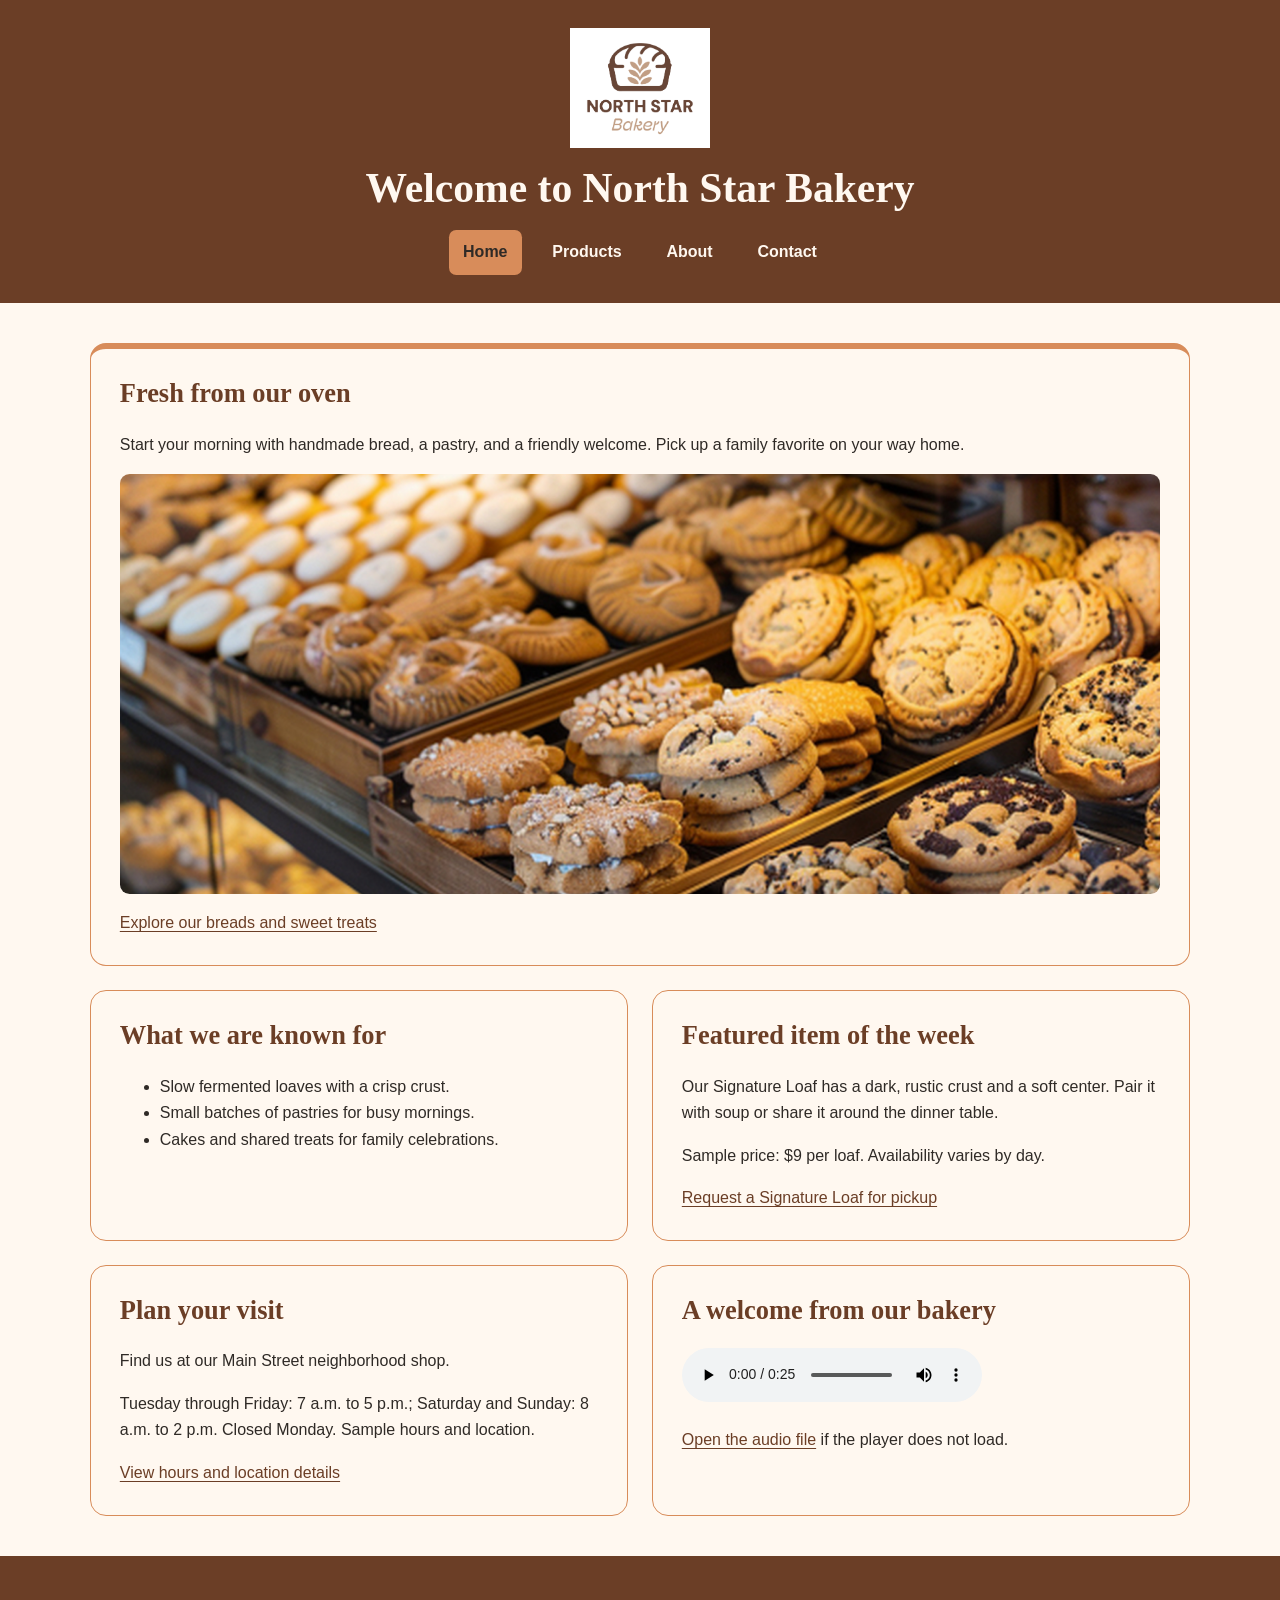
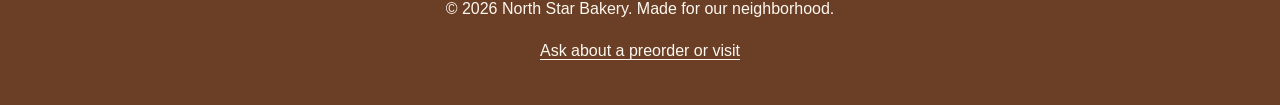
<file: index.html>
<!DOCTYPE html>
<html lang="en">
<head>
  <meta charset="UTF-8">
  <meta name="viewport" content="width=device-width, initial-scale=1">
  <meta name="description" content="Welcome to North Star Bakery at North Star Bakery.">
  <title>Welcome to North Star Bakery | North Star Bakery</title>
  <link rel="stylesheet" href="styles.css">
</head>
<body>
  <!-- Fictional course project. Business details are sample content. -->
  <a class="skip-link" href="#main-content">Skip to main content</a>
  <header class="site-header">
    <a href="index.html">
      <img src="media/bakery-logo_c.png" width="160"
           alt="North Star Bakery home">
    </a>
    <h1>Welcome to North Star Bakery</h1>
    <nav aria-label="Primary">
      <ul>
        <li><a href="index.html" aria-current="page">Home</a></li>
        <li><a href="products.html">Products</a></li>
        <li><a href="about.html">About</a></li>
        <li><a href="contact.html">Contact</a></li>
      </ul>
    </nav>
  </header>
  <main id="main-content" class="page-content">
    <section class="content-card hero" aria-labelledby="welcome-heading">
      <h2 id="welcome-heading">Fresh from our oven</h2>
      <p>Start your morning with handmade bread, a pastry, and a
        friendly welcome. Pick up a family favorite on your way home.</p>
      <picture>
        <source media="(max-width: 600px)"
                srcset="media/bakery-feature-small_c.png">
        <img src="media/bakery-feature-large_c.png" width="600"
             alt="Bakery display filled with cookies and pastries">
      </picture>
      <p><a href="products.html">Explore our breads and sweet treats</a></p>
    </section>
    <section class="content-card" aria-labelledby="known-heading">
      <h2 id="known-heading">What we are known for</h2>
      <ul>
        <li>Slow fermented loaves with a crisp crust.</li>
        <li>Small batches of pastries for busy mornings.</li>
        <li>Cakes and shared treats for family celebrations.</li>
      </ul>
    </section>
    <section class="content-card" aria-labelledby="featured-heading">
      <h2 id="featured-heading">Featured item of the week</h2>
      <p>Our Signature Loaf has a dark, rustic crust and a soft center.
        Pair it with soup or share it around the dinner table.</p>
      <p>Sample price: $9 per loaf. Availability varies by day.</p>
      <p><a href="contact.html">Request a Signature Loaf for pickup</a></p>
    </section>
    <section class="content-card" aria-labelledby="visit-heading">
      <h2 id="visit-heading">Plan your visit</h2>
      <p>Find us at our Main Street neighborhood shop.</p>
      <p>Tuesday through Friday: 7 a.m. to 5 p.m.; Saturday and Sunday:
        8 a.m. to 2 p.m. Closed Monday. Sample hours and location.</p>
      <p><a href="contact.html#visit">View hours and location details</a></p>
    </section>
    <section class="content-card" aria-labelledby="audio-heading">
      <h2 id="audio-heading">A welcome from our bakery</h2>
      <audio controls preload="metadata">
        <source src="media/bakery-welcome_c.mp3" type="audio/mpeg">
        Your browser does not support this audio player.
        <a href="media/bakery-welcome_c.mp3">Download the welcome audio</a>.
      </audio>
      <p><a href="media/bakery-welcome_c.mp3">Open the audio file</a>
        if the player does not load.</p>
    </section>
  </main>
  <footer class="site-footer">
    <p>&copy; 2026 North Star Bakery. Made for our neighborhood.</p>
    <p><a href="contact.html">Ask about a preorder or visit</a></p>
  </footer>
</body>
</html>
</file>
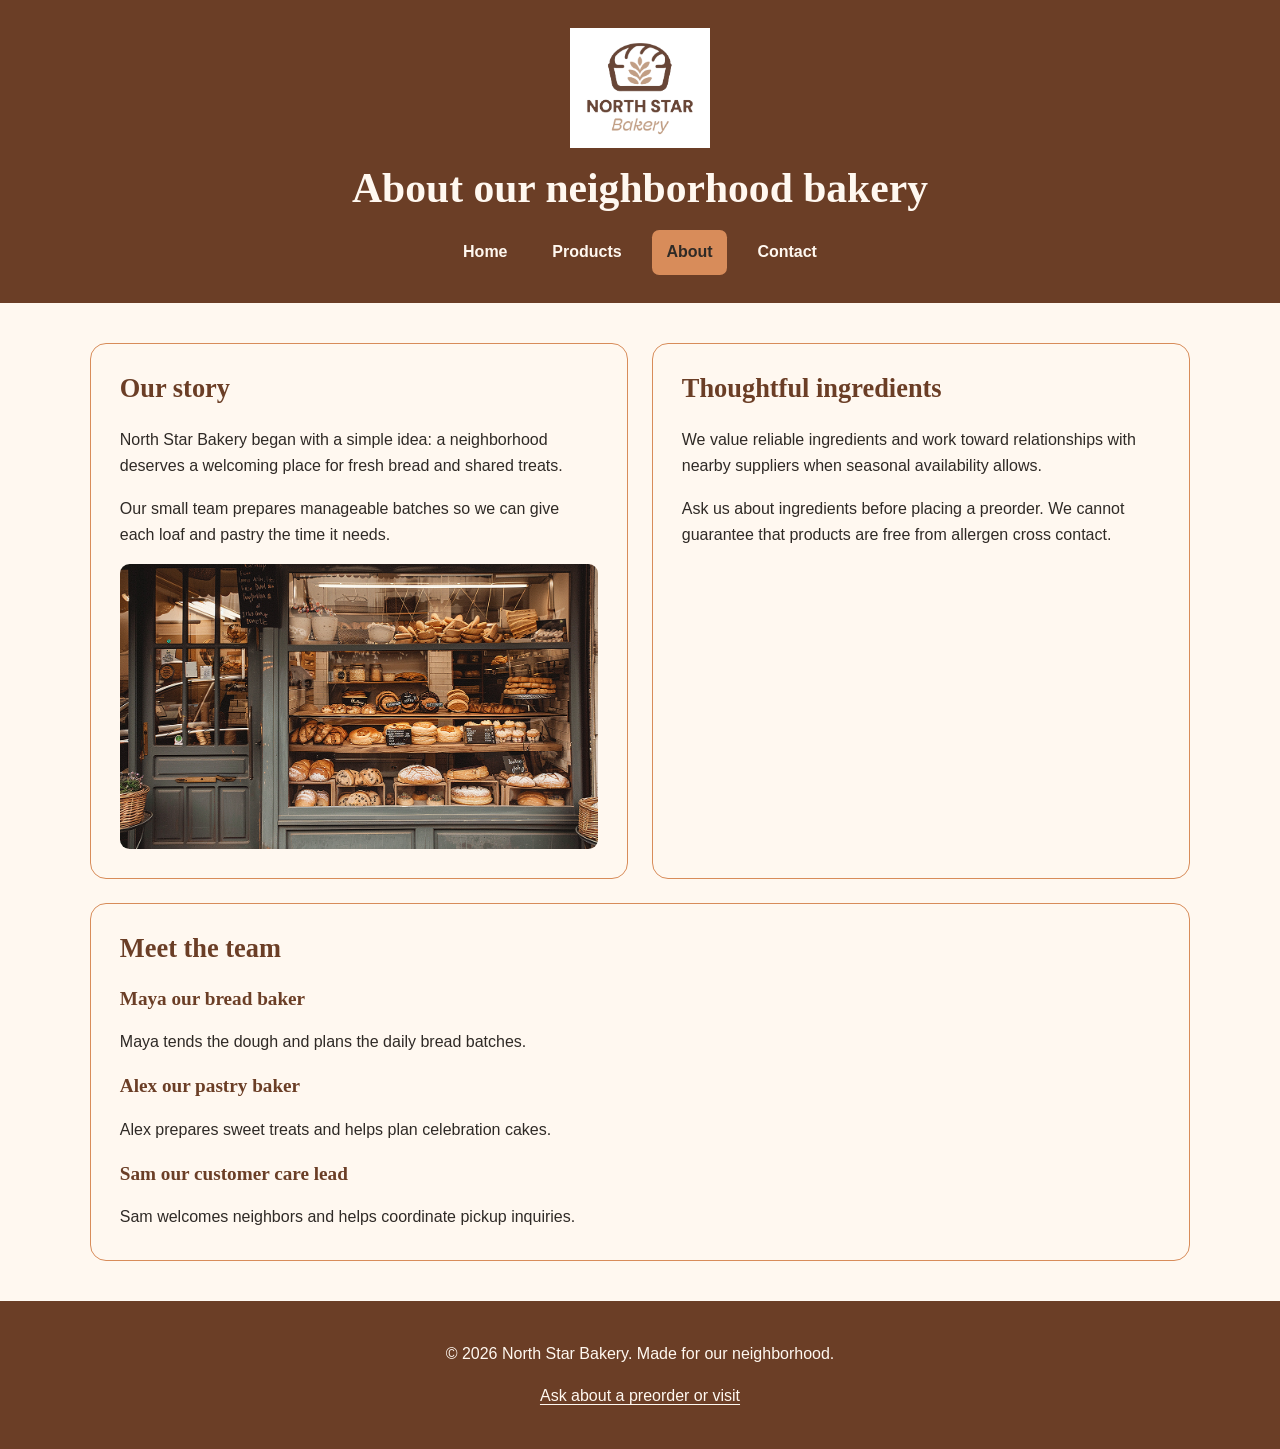
<file: about.html>
<!DOCTYPE html>
<html lang="en">
<head>
  <meta charset="UTF-8">
  <meta name="viewport" content="width=device-width, initial-scale=1">
  <meta name="description" content="About our neighborhood bakery at North Star Bakery.">
  <title>About our neighborhood bakery | North Star Bakery</title>
  <link rel="stylesheet" href="styles.css">
</head>
<body>
  <!-- Fictional course project. Business details are sample content. -->
  <a class="skip-link" href="#main-content">Skip to main content</a>
  <header class="site-header">
    <a href="index.html">
      <img src="media/bakery-logo_c.png" width="160"
           alt="North Star Bakery home">
    </a>
    <h1>About our neighborhood bakery</h1>
    <nav aria-label="Primary">
      <ul>
        <li><a href="index.html">Home</a></li>
        <li><a href="products.html">Products</a></li>
        <li><a href="about.html" aria-current="page">About</a></li>
        <li><a href="contact.html">Contact</a></li>
      </ul>
    </nav>
  </header>
  <main id="main-content" class="page-content">
    <section class="content-card" aria-labelledby="story-heading">
      <h2 id="story-heading">Our story</h2>
      <p>North Star Bakery began with a simple idea: a neighborhood
        deserves a welcoming place for fresh bread and shared treats.</p>
      <p>Our small team prepares manageable batches so we can give
        each loaf and pastry the time it needs.</p>
      <img src="media/bakery-storefront_c.png" width="600"
           alt="Bakery shop window showing shelves of breads and pastries">
    </section>
    <section class="content-card" aria-labelledby="sourcing-heading">
      <h2 id="sourcing-heading">Thoughtful ingredients</h2>
      <p>We value reliable ingredients and work toward relationships
        with nearby suppliers when seasonal availability allows.</p>
      <p>Ask us about ingredients before placing a preorder. We cannot
        guarantee that products are free from allergen cross contact.</p>
    </section>
    <section class="content-card" aria-labelledby="team-heading">
      <h2 id="team-heading">Meet the team</h2>
      <!-- Staff names and roles are illustrative for this assignment. -->
      <h3>Maya our bread baker</h3>
      <p>Maya tends the dough and plans the daily bread batches.</p>
      <h3>Alex our pastry baker</h3>
      <p>Alex prepares sweet treats and helps plan celebration cakes.</p>
      <h3>Sam our customer care lead</h3>
      <p>Sam welcomes neighbors and helps coordinate pickup inquiries.</p>
    </section>
  </main>
  <footer class="site-footer">
    <p>&copy; 2026 North Star Bakery. Made for our neighborhood.</p>
    <p><a href="contact.html">Ask about a preorder or visit</a></p>
  </footer>
</body>
</html>
</file>
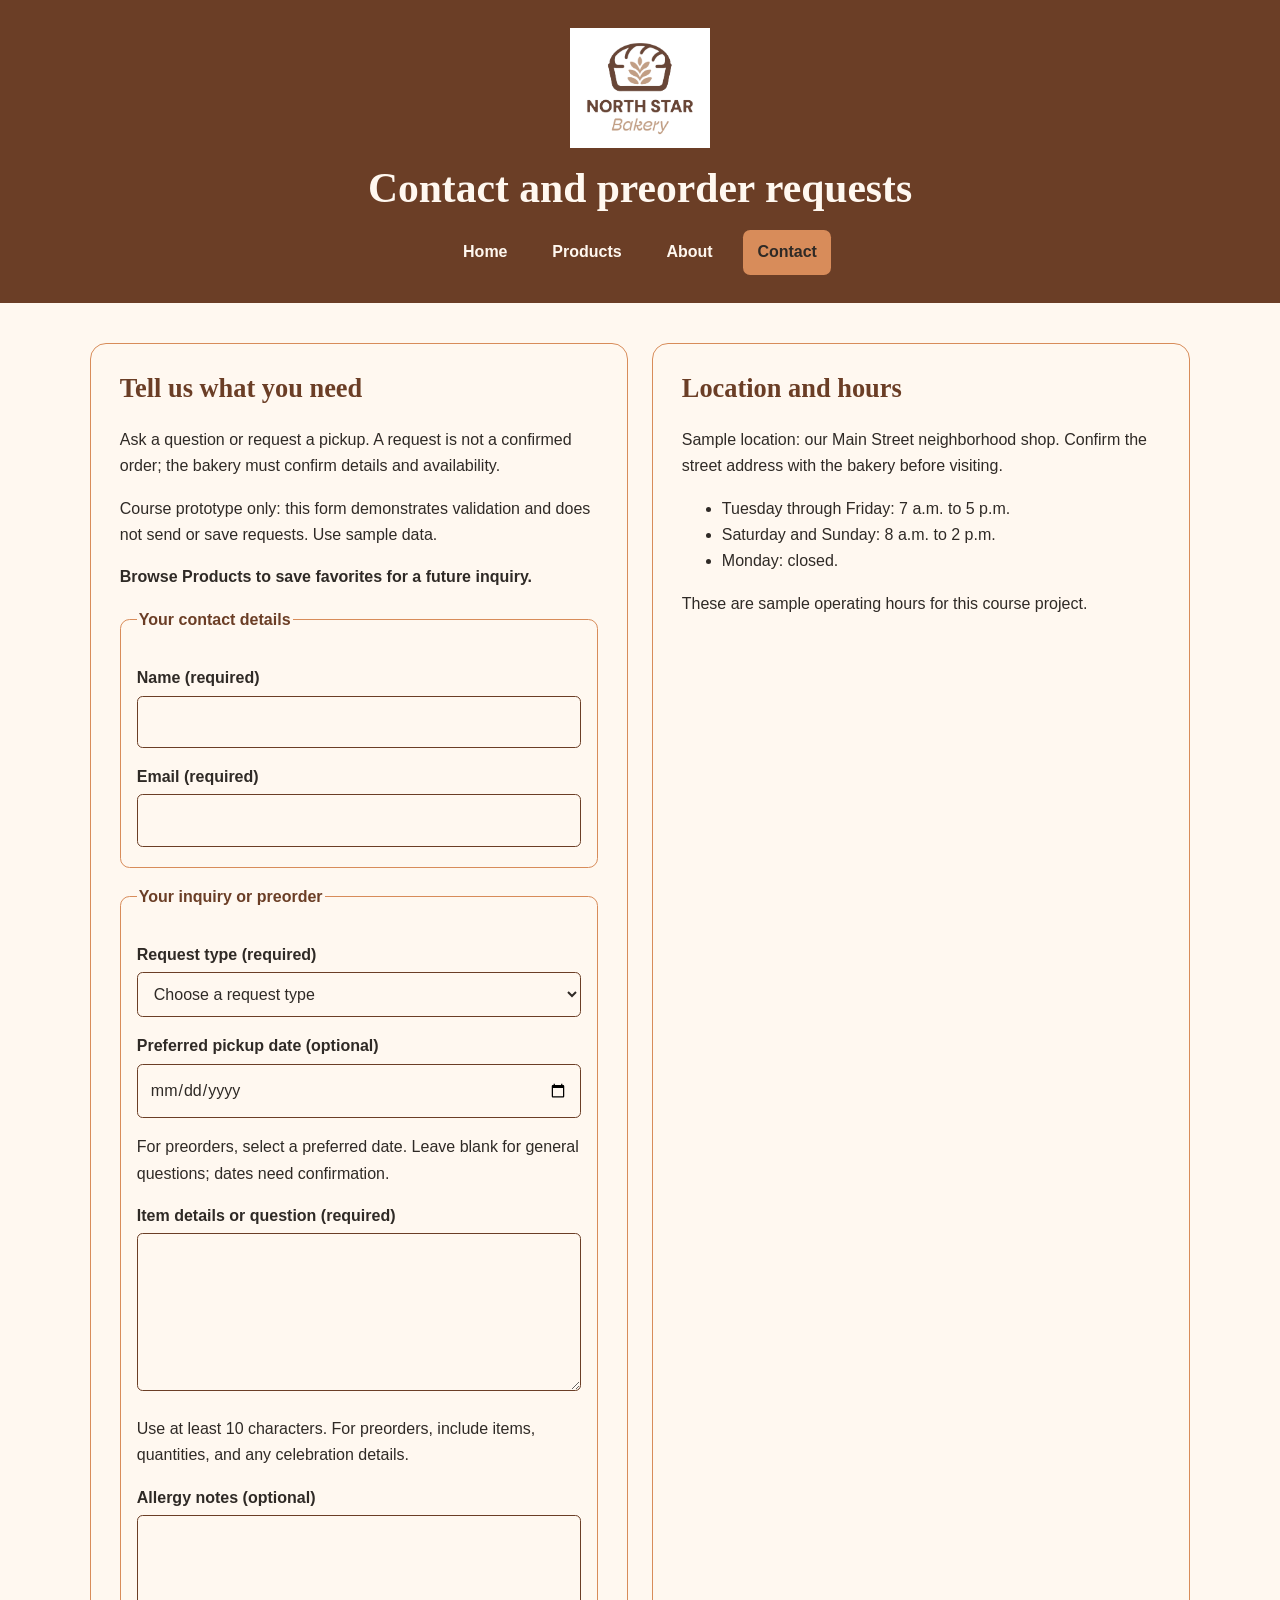
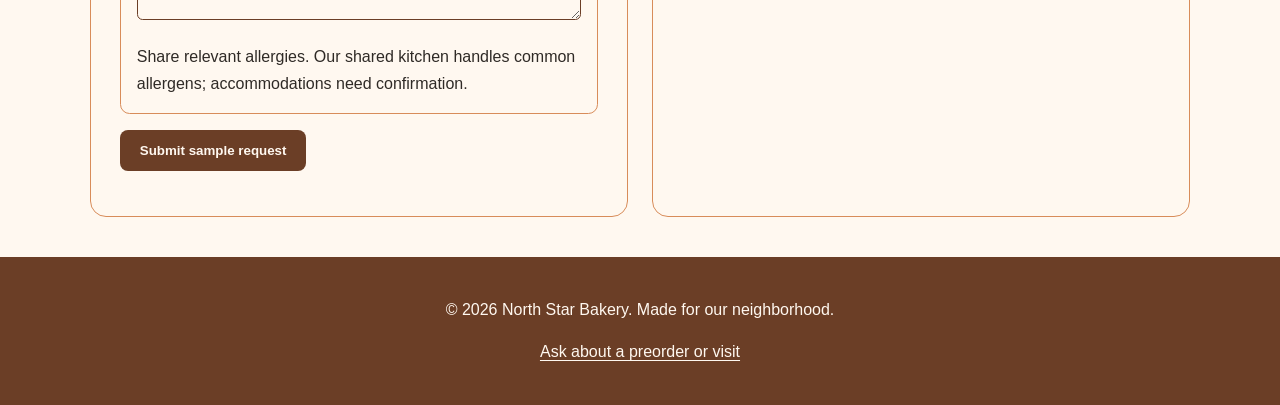
<file: contact.html>
<!DOCTYPE html>

<html lang="en">
<head>
<meta charset="utf-8"/>
<meta content="width=device-width, initial-scale=1" name="viewport"/>
<meta content="Contact and preorder requests at North Star Bakery." name="description"/>
<title>Contact and preorder requests | North Star Bakery</title>
<link href="styles.css" rel="stylesheet"/>
<script defer="" src="script.js"></script></head>
<body>
<!-- Fictional course project. Business details are sample content. -->
<a class="skip-link" href="#main-content">Skip to main content</a>
<header class="site-header">
<a href="index.html">
<img alt="North Star Bakery home" src="media/bakery-logo_c.png" width="160"/>
</a>
<h1>Contact and preorder requests</h1>
<nav aria-label="Primary">
<ul>
<li><a href="index.html">Home</a></li>
<li><a href="products.html">Products</a></li>
<li><a href="about.html">About</a></li>
<li><a aria-current="page" href="contact.html">Contact</a></li>
</ul>
</nav>
</header>
<main class="page-content" id="main-content">
<section aria-labelledby="inquiry-heading" class="content-card">
<h2 id="inquiry-heading">Tell us what you need</h2>
<p>Ask a question or request a pickup. A request is not a confirmed
        order; the bakery must confirm details and availability.</p>
<p id="form-note">Course prototype only: this form demonstrates
        validation and does not send or save requests. Use sample data.</p>
<!-- Replace this action with a server endpoint before real use. -->
<p aria-live="polite" class="saved-note" id="saved-favorites-note"></p><form action="contact.html" aria-describedby="form-note" id="inquiry-form" method="post" novalidate="">
<fieldset>
<legend>Your contact details</legend>
<p>
<label for="customer-name">Name (required)</label><br/>
<input aria-describedby="customer-name-error" autocomplete="name" id="customer-name" maxlength="80" name="customer_name" required="" type="text"/><span aria-live="polite" class="field-error" id="customer-name-error"></span>
</p>
<p>
<label for="email">Email (required)</label><br/>
<input aria-describedby="email-error" autocomplete="email" id="email" maxlength="254" name="email" required="" type="email"/><span aria-live="polite" class="field-error" id="email-error"></span>
</p>
</fieldset>
<fieldset>
<legend>Your inquiry or preorder</legend>
<p>
<label for="request-type">Request type (required)</label><br/>
<select aria-describedby="request-type-error" id="request-type" name="request_type" required="">
<option value="">Choose a request type</option>
<option value="preorder">Preorder request</option>
<option value="question">General question</option>
<option value="event">Event or celebration inquiry</option>
</select><span aria-live="polite" class="field-error" id="request-type-error"></span>
</p>
<p>
<label for="pickup-date">Preferred pickup date (optional)</label><br/>
<input aria-describedby="pickup-help pickup-date-error" id="pickup-date" name="pickup_date" type="date"/><span aria-live="polite" class="field-error" id="pickup-date-error"></span>
</p>
<p id="pickup-help">For preorders, select a preferred date.
            Leave blank for general questions; dates need confirmation.</p>
<p>
<label for="item-details">Item details or question (required)</label><br/>
<textarea aria-describedby="details-help item-details-error" id="item-details" maxlength="1500" minlength="10" name="item_details" required="" rows="5"></textarea><span aria-live="polite" class="field-error" id="item-details-error"></span>
</p>
<p id="details-help">Use at least 10 characters. For preorders,
            include items, quantities, and any celebration details.</p>
<p>
<label for="allergy-notes">Allergy notes (optional)</label><br/>
<textarea aria-describedby="allergy-help allergy-notes-error" id="allergy-notes" maxlength="600" name="allergy_notes" rows="3"></textarea><span aria-live="polite" class="field-error" id="allergy-notes-error"></span>
</p>
<p id="allergy-help">Share relevant allergies. Our shared kitchen
            handles common allergens; accommodations need confirmation.</p>
</fieldset>
<button type="submit">Submit sample request</button>
<p id="form-status" role="status"></p></form>
</section>
<section aria-labelledby="location-heading" class="content-card" id="visit">
<h2 id="location-heading">Location and hours</h2>
<p>Sample location: our Main Street neighborhood shop.
        Confirm the street address with the bakery before visiting.</p>
<ul>
<li>Tuesday through Friday: 7 a.m. to 5 p.m.</li>
<li>Saturday and Sunday: 8 a.m. to 2 p.m.</li>
<li>Monday: closed.</li>
</ul>
<p>These are sample operating hours for this course project.</p>
</section>
</main>
<footer class="site-footer">
<p>© 2026 North Star Bakery. Made for our neighborhood.</p>
<p><a href="contact.html">Ask about a preorder or visit</a></p>
</footer>
</body>
</html>
</file>
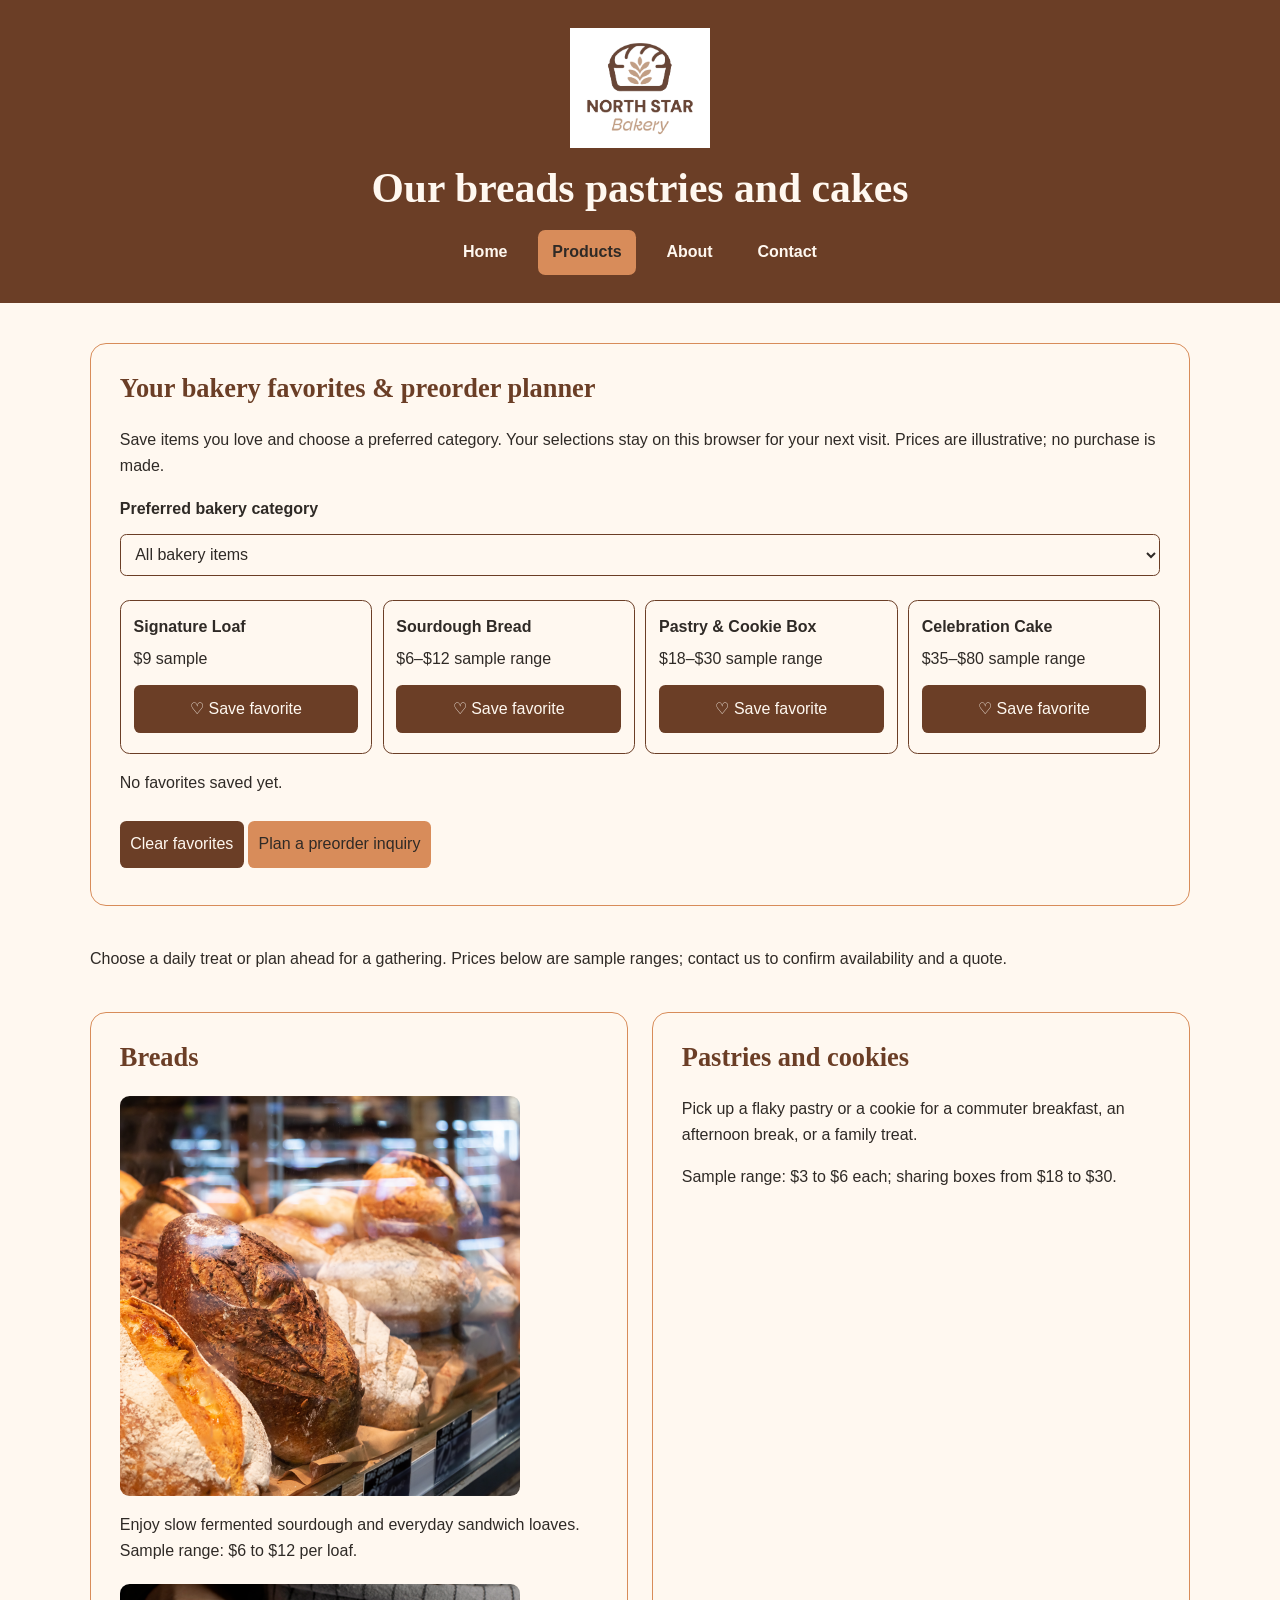
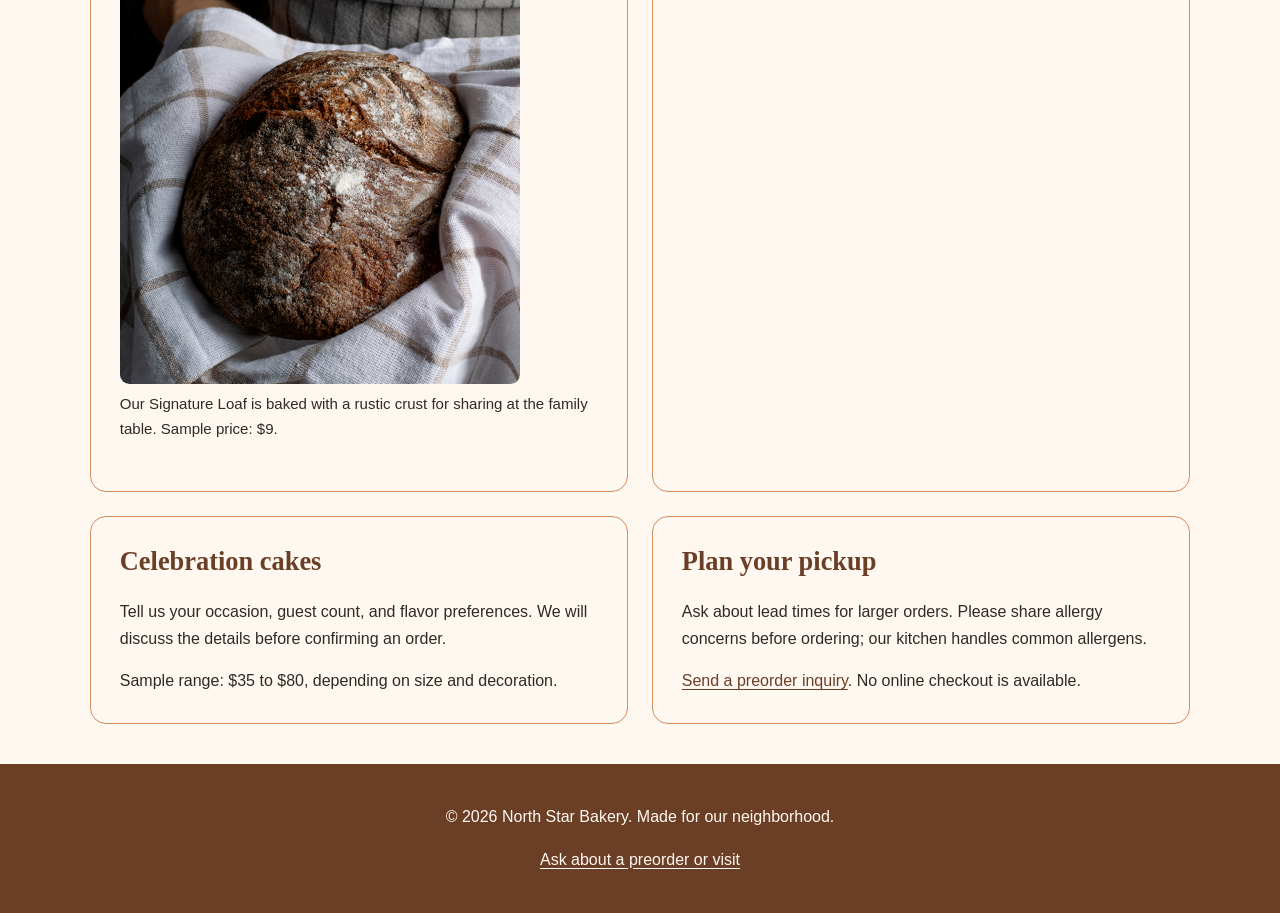
<file: products.html>
<!DOCTYPE html>

<html lang="en">
<head>
<meta charset="utf-8"/>
<meta content="width=device-width, initial-scale=1" name="viewport"/>
<meta content="Our breads pastries and cakes at North Star Bakery." name="description"/>
<title>Our breads pastries and cakes | North Star Bakery</title>
<link href="styles.css" rel="stylesheet"/>
<script defer="" src="script.js"></script></head>
<body>
<!-- Fictional course project. Business details are sample content. -->
<a class="skip-link" href="#main-content">Skip to main content</a>
<header class="site-header">
<a href="index.html">
<img alt="North Star Bakery home" src="media/bakery-logo_c.png" width="160"/>
</a>
<h1>Our breads pastries and cakes</h1>
<nav aria-label="Primary">
<ul>
<li><a href="index.html">Home</a></li>
<li><a aria-current="page" href="products.html">Products</a></li>
<li><a href="about.html">About</a></li>
<li><a href="contact.html">Contact</a></li>
</ul>
</nav>
</header>
<main class="page-content" id="main-content">
<section aria-labelledby="planner-title" class="content-card planner"><h2 id="planner-title">Your bakery favorites &amp; preorder planner</h2><p>Save items you love and choose a preferred category. Your selections stay on this browser for your next visit. Prices are illustrative; no purchase is made.</p><label for="category-choice">Preferred bakery category</label><select id="category-choice"><option value="all">All bakery items</option><option value="bread">Breads</option><option value="pastry">Pastries and cookies</option><option value="cake">Celebration cakes</option></select><div aria-label="Bakery items" class="favorite-items" id="favorite-items"></div><p aria-live="polite" id="favorite-summary"></p><button id="clear-favorites" type="button">Clear favorites</button> <a class="planner-link" href="contact.html">Plan a preorder inquiry</a></section><p>Choose a daily treat or plan ahead for a gathering. Prices below
      are sample ranges; contact us to confirm availability and a quote.</p>
<section aria-labelledby="bread-heading" class="content-card">
<h2 id="bread-heading">Breads</h2>
<img alt="Rustic round bread loaves displayed behind bakery glass" src="media/bakery-bread_c.png" width="400"/>
<p>Enjoy slow fermented sourdough and everyday sandwich loaves.
        Sample range: $6 to $12 per loaf.</p>
<figure>
<img alt="Round Signature Loaf with a dark flour dusted crust" src="media/bakery-signature-loaf_c.png" width="400"/>
<figcaption>Our Signature Loaf is baked with a rustic crust
          for sharing at the family table. Sample price: $9.</figcaption>
</figure>
</section>
<section aria-labelledby="pastry-heading" class="content-card">
<h2 id="pastry-heading">Pastries and cookies</h2>
<p>Pick up a flaky pastry or a cookie for a commuter breakfast,
        an afternoon break, or a family treat.</p>
<p>Sample range: $3 to $6 each; sharing boxes from $18 to $30.</p>
</section>
<section aria-labelledby="cake-heading" class="content-card">
<h2 id="cake-heading">Celebration cakes</h2>
<p>Tell us your occasion, guest count, and flavor preferences.
        We will discuss the details before confirming an order.</p>
<p>Sample range: $35 to $80, depending on size and decoration.</p>
</section>
<section aria-labelledby="order-heading" class="content-card">
<h2 id="order-heading">Plan your pickup</h2>
<p>Ask about lead times for larger orders. Please share allergy
        concerns before ordering; our kitchen handles common allergens.</p>
<p><a href="contact.html">Send a preorder inquiry</a>.
        No online checkout is available.</p>
</section>
</main>
<footer class="site-footer">
<p>© 2026 North Star Bakery. Made for our neighborhood.</p>
<p><a href="contact.html">Ask about a preorder or visit</a></p>
</footer>
</body>
</html>
</file>
<file: styles.css>
/* North Star Bakery — mobile-first shared styles. Four-color palette. */
:root { --cream:#FFF8F0; --brown:#6B3E26; --peach:#D88C5A; --charcoal:#2F2A26; }
* { box-sizing:border-box; }
html { scroll-behavior:smooth; }
body { margin:0; background:var(--cream); color:var(--charcoal); font: 1rem/1.65 Arial, Helvetica, sans-serif; }
h1,h2,h3 { font-family:Georgia, 'Times New Roman', serif; line-height:1.2; color:var(--brown); }
h1 {font-size:clamp(1.65rem,4vw,2.6rem);margin:.4rem 0 1rem;} h2 {font-size:1.65rem;margin-top:0;} h3 {font-size:1.2rem;}
a {color:var(--brown);text-underline-offset:3px;} a:hover {color:var(--charcoal);} a:focus-visible,button:focus-visible,input:focus-visible,select:focus-visible,textarea:focus-visible {outline:3px solid var(--peach);outline-offset:3px;}
.skip-link {position:absolute;top:-100px;left:1rem;background:var(--cream);padding:.6rem;z-index:10;} .skip-link:focus {top:1rem;}
.site-header {background:var(--brown);color:var(--cream);padding:1.25rem max(1rem,calc((100vw - 1100px)/2));text-align:center;}
.site-header h1 {color:var(--cream);margin:.5rem 0 1rem;} .site-header img {max-width:140px;height:auto;}
.site-header nav ul {list-style:none;margin:0;padding:0;display:flex;flex-direction:column;gap:.45rem;}
.site-header nav a {display:block;padding:.6rem .9rem;border-radius:.45rem;color:var(--cream);font-weight:bold;text-decoration:none;}
.site-header nav a:hover,.site-header nav a[aria-current="page"] {background:var(--peach);color:var(--charcoal);}
.page-content {width:min(100% - 2rem,1100px);margin:2rem auto;display:flex;flex-direction:column;gap:1.2rem;}
.content-card {border:1px solid var(--peach);border-radius:1rem;padding:1.3rem;background:var(--cream);min-width:0;}
.content-card img,.content-card picture {max-width:100%;height:auto;display:block;border-radius:.6rem;}
.content-card img {object-fit:cover;} figure {margin:1.25rem 0;} figcaption {font-size:.94rem;margin-top:.5rem;}
.hero {border-top:6px solid var(--peach);} .content-card p:last-child {margin-bottom:0;}
button {background:var(--brown);color:var(--cream);border:0;border-radius:.5rem;padding:.8rem 1.25rem;cursor:pointer;font-weight:bold;} button:hover {background:var(--charcoal);}
fieldset {border:1px solid var(--peach);border-radius:.6rem;margin:1rem 0;padding:1rem;}legend {font-weight:bold;color:var(--brown);} label {font-weight:bold;display:inline-block;margin-bottom:.25rem;}
input,select,textarea {width:100%;max-width:100%;padding:.75rem;border:1px solid var(--brown);border-radius:.35rem;background:var(--cream);color:var(--charcoal);font:inherit;}
audio {max-width:100%;} .site-footer {background:var(--brown);color:var(--cream);padding:1.5rem;text-align:center;} .site-footer a {color:var(--cream);}
@media (min-width:700px) {
 .site-header nav ul {flex-direction:row;justify-content:center;flex-wrap:wrap;gap:1rem;}
 .page-content {flex-direction:row;flex-wrap:wrap;align-items:stretch;gap:1.5rem;}
 .content-card {flex:1 1 calc(50% - 1.5rem);padding:1.8rem;}
 .hero,.content-card:only-child {flex-basis:100%;}
 .site-header {padding-top:1.75rem;padding-bottom:1.75rem;}
}
@media (min-width:1000px) { .page-content {margin:2.5rem auto;} .hero picture img {max-height:420px;width:100%;object-fit:cover;} }

/* Touchstone 4: responsive interactive controls */
.planner select,.planner button,.planner-link{font:inherit;margin:.5rem 0;padding:.65rem;border-radius:.4rem}.favorite-items{display:flex;flex-direction:column;gap:.65rem;margin:1rem 0}.favorite-item{display:flex;flex-direction:column;gap:.35rem;padding:.8rem;border:1px solid #6B3E26;border-radius:.6rem}.favorite-item button,#clear-favorites{background:#6B3E26;color:#FFF8F0;border:0;cursor:pointer}.favorite-item button[aria-pressed="true"]{background:#2F2A26}.planner-link{display:inline-block;background:#D88C5A;color:#2F2A26;text-decoration:none}.field-error{display:block;color:#8A250F;font-weight:bold;font-size:.95rem;margin-top:.25rem}.field-error:not(:empty){border-left:3px solid #8A250F;padding-left:.5rem}input[aria-invalid="true"],select[aria-invalid="true"],textarea[aria-invalid="true"]{outline:2px solid #8A250F}#form-status,.saved-note{font-weight:bold}button:focus-visible,a:focus-visible,select:focus-visible{outline:3px solid #D88C5A;outline-offset:3px}@media(min-width:700px){.favorite-items{flex-direction:row;flex-wrap:wrap}.favorite-item{flex:1 1 220px}}
</file>
